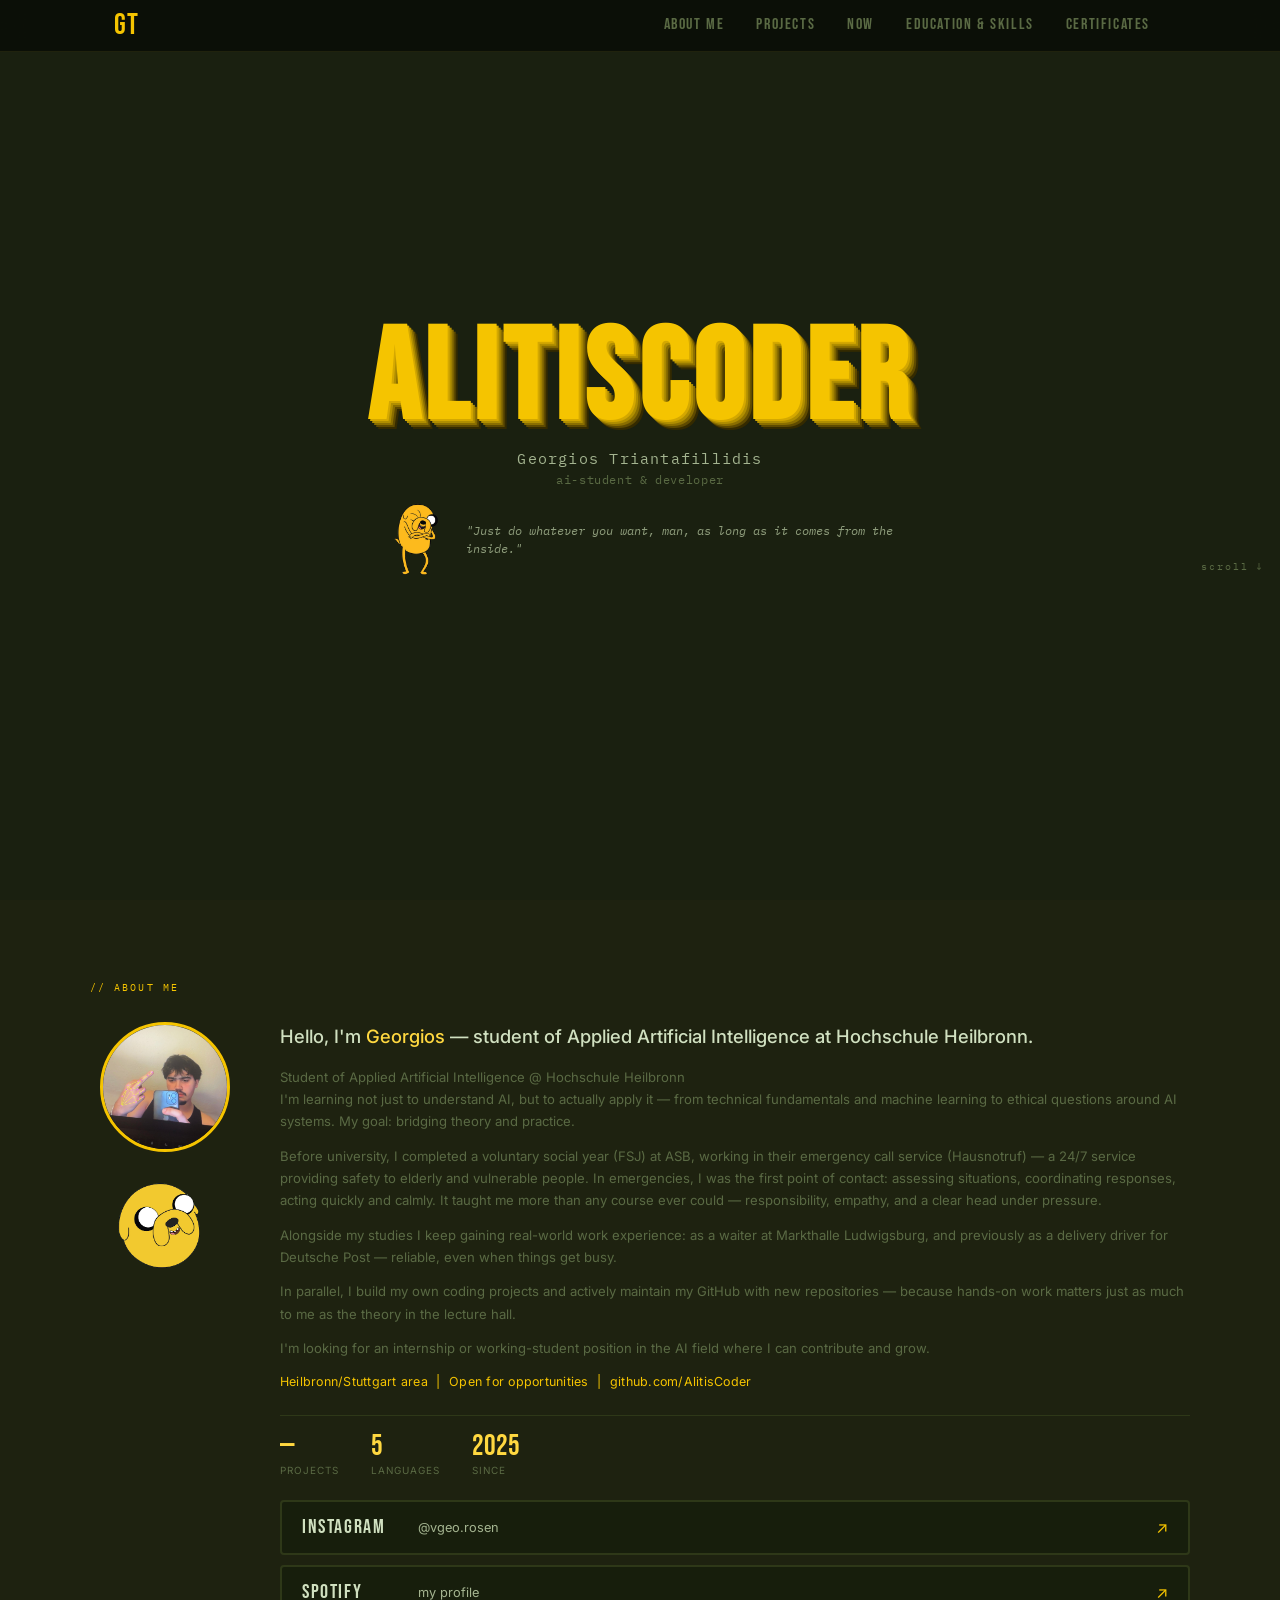
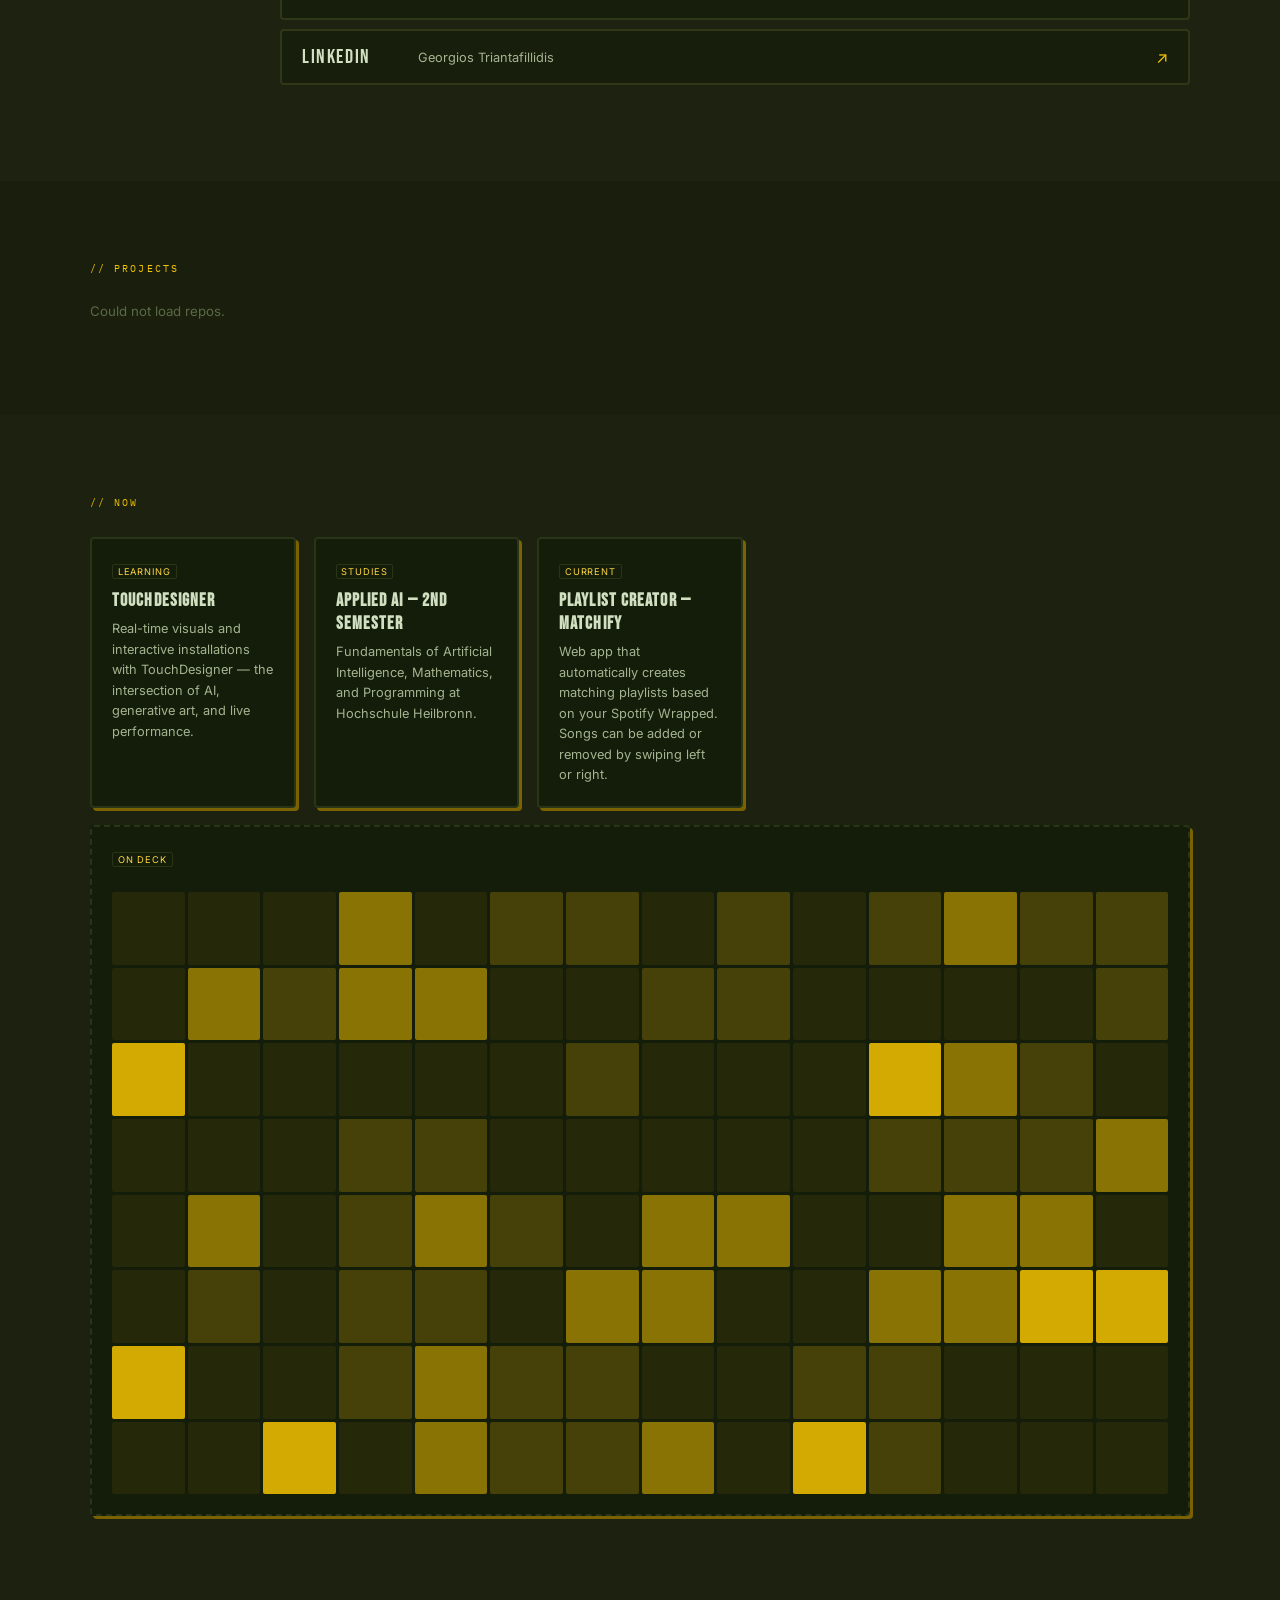
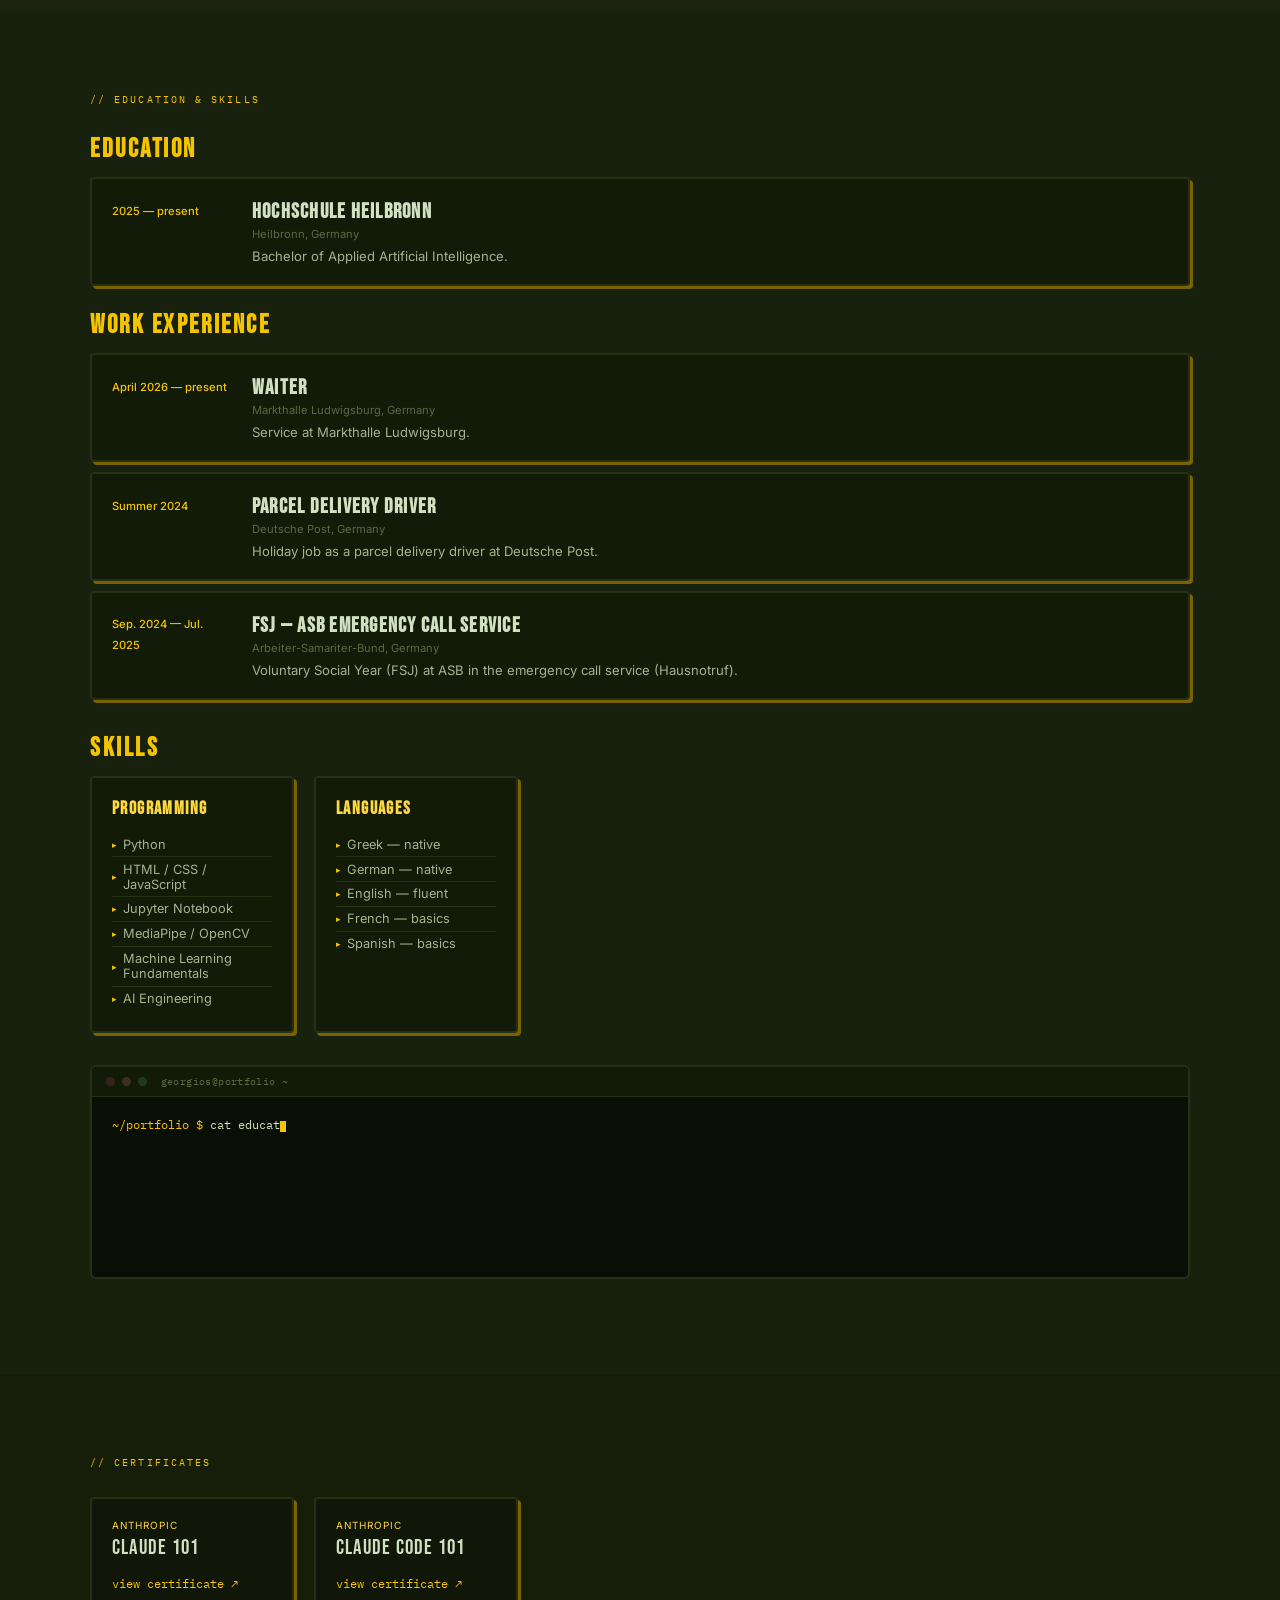
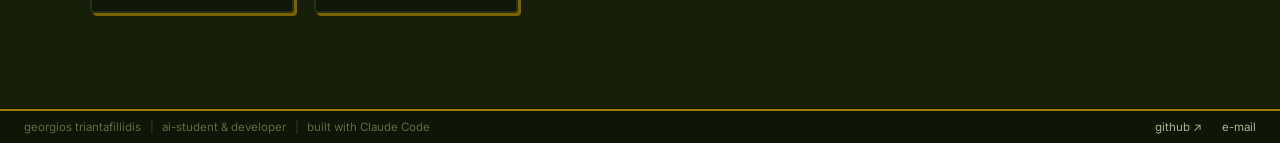
<file: index.html>
<!DOCTYPE html>
<html lang="en">
<head>
  <meta charset="UTF-8" />
  <meta name="viewport" content="width=device-width, initial-scale=1.0" />
  <title>Georgios Triantafillidis</title>
  <link rel="preconnect" href="https://fonts.googleapis.com" />
  <link rel="preconnect" href="https://fonts.gstatic.com" crossorigin />
  <link href="https://fonts.googleapis.com/css2?family=Bebas+Neue&family=Inter:wght@400;500&family=IBM+Plex+Mono:ital,wght@0,400;0,500;1,400&display=swap" rel="stylesheet" />
  <link rel="stylesheet" href="style.css" />
  <style>
  .jake-wink{
    --size: 150px;
    width:var(--size); max-width:100%;
    position:relative; cursor:pointer; user-select:none; -webkit-user-select:none;
    margin:0;
    animation:jw-bob 3.4s ease-in-out infinite;
  }
  .jake-wink img{display:block;width:100%;height:auto;-webkit-user-drag:none}
  .jake-wink svg{position:absolute;inset:0;width:100%;height:100%;pointer-events:none;overflow:visible}
  .jake-wink .jw-lid{transform:translateY(-122px);animation:jw-loop 2.8s ease-in-out infinite}
  .jake-wink.jw-once .jw-lid{animation:jw-once .85s ease-in-out}
  @keyframes jw-bob{0%,100%{transform:translateY(0)}50%{transform:translateY(-6px)}}
  @keyframes jw-loop{0%,38%{transform:translateY(-122px)}44%,52%{transform:translateY(0)}58%,100%{transform:translateY(-122px)}}
  @keyframes jw-once{0%{transform:translateY(-122px)}20%{transform:translateY(0)}58%{transform:translateY(0)}80%,100%{transform:translateY(-122px)}}
  @media (prefers-reduced-motion:reduce){
    .jake-wink{animation:none}
  }
  </style>
</head>
<body>

  <!-- ── STICKY HEADER ── -->
  <header class="site-header" id="siteHeader">
    <div class="header-inner">
      <a href="#hero" class="header-brand">GT</a>
      <nav class="tab-nav">
        <a href="#about"    class="tab tab-about"    data-section="about">about me</a>
        <a href="#projects" class="tab tab-projects" data-section="projects">projects</a>
        <a href="#aktuell"  class="tab tab-aktuell"  data-section="aktuell">now</a>
        <a href="#mehr"     class="tab tab-mehr"     data-section="mehr">Education &amp; Skills</a>
        <a href="#certs"    class="tab tab-certs"    data-section="certs">certificates</a>
      </nav>
    </div>
  </header>

  <!-- ── HERO ── -->
  <section class="hero-section" id="hero">
    <canvas class="scratch-canvas" id="scratchCanvas"></canvas>
    <h1 class="monogram">AlitisCoder</h1>
    <div class="hero-info">
      <p class="hero-name">Georgios Triantafillidis</p>
      <p class="hero-role">ai-student &amp; developer</p>
    </div>
    <div class="hero-jake">
      <img src="jake2.png" alt="Jake the Dog" class="jake-hero" />
      <p class="jake-quote" id="jakeQuote"></p>
    </div>
    <div class="scroll-hint">scroll ↓</div>
  </section>

  <!-- ── ABOUT ── -->
  <section class="page-section" id="about" data-theme="about">
    <div class="section-inner">
      <span class="panel-label reveal">// about me</span>
      <div class="panel-about-body reveal">
        <div class="about-avatar-wrap">
          <img src="IMG_7327.JPG" alt="Georgios Triantafillidis" class="avatar" />
          <div class="jake-wink jake-intro" id="jakeWink" role="img" aria-label="Jake the Dog winking">
            <img src="[data-uri]" alt="Jake the Dog">
            <svg viewBox="0 0 512 421">
              <defs>
                <clipPath id="jwEyeClip">
                  <ellipse cx="319" cy="137" rx="31" ry="34" transform="rotate(-12 319 137)"></ellipse>
                </clipPath>
              </defs>
              <g clip-path="url(#jwEyeClip)">
                <g class="jw-lid">
                  <rect x="268" y="18" width="122" height="184" fill="#F2C92F"></rect>
                  <path d="M296,151 Q320,169 344,149" stroke="#1a1a1a" stroke-width="7" fill="none" stroke-linecap="round"></path>
                </g>
              </g>
            </svg>
          </div>
        </div>
        <div class="about-text">
          <p class="lead">Hello, I'm <em>Georgios</em> — student of Applied Artificial Intelligence at Hochschule Heilbronn.</p>
          <p class="sub">Student of Applied Artificial Intelligence @ Hochschule Heilbronn<br>I'm learning not just to understand AI, but to actually apply it — from technical fundamentals and machine learning to ethical questions around AI systems. My goal: bridging theory and practice.</p>
          <p class="sub">Before university, I completed a voluntary social year (FSJ) at ASB, working in their emergency call service (Hausnotruf) — a 24/7 service providing safety to elderly and vulnerable people. In emergencies, I was the first point of contact: assessing situations, coordinating responses, acting quickly and calmly. It taught me more than any course ever could — responsibility, empathy, and a clear head under pressure.</p>
          <p class="sub">Alongside my studies I keep gaining real-world work experience: as a waiter at Markthalle Ludwigsburg, and previously as a delivery driver for Deutsche Post — reliable, even when things get busy.</p>
          <p class="sub">In parallel, I build my own coding projects and actively maintain my GitHub with new repositories — because hands-on work matters just as much to me as the theory in the lecture hall.</p>
          <p class="sub">I'm looking for an internship or working-student position in the AI field where I can contribute and grow.</p>
          <p class="sub sub-meta"> Heilbronn/Stuttgart area &nbsp;|&nbsp; Open for opportunities &nbsp;|&nbsp; github.com/AlitisCoder</p>
          <div class="intro-stats">
            <div class="stat"><span class="stat-n" id="statProjects">—</span><span class="stat-l">Projects</span></div>
            <div class="stat"><span class="stat-n">5</span><span class="stat-l">Languages</span></div>
            <div class="stat"><span class="stat-n">2025</span><span class="stat-l">Since</span></div>
          </div>
          <div class="socials-list">
            <a href="https://www.instagram.com/vgeo.rosen/" target="_blank" rel="noopener" class="social-link">
              <span class="social-platform">Instagram</span>
              <span class="social-handle">@vgeo.rosen</span>
              <span class="social-arrow">↗</span>
            </a>
            <a href="https://open.spotify.com/user/toai1z7cfvzip0fawmtq5ohlm" target="_blank" rel="noopener" class="social-link">
              <span class="social-platform">Spotify</span>
              <span class="social-handle">my profile</span>
              <span class="social-arrow">↗</span>
            </a>
            <a href="https://www.linkedin.com/in/georgios-triantafillidis-95a028415" target="_blank" rel="noopener" class="social-link">
              <span class="social-platform">LinkedIn</span>
              <span class="social-handle">Georgios Triantafillidis</span>
              <span class="social-arrow">↗</span>
            </a>
          </div>
        </div>
      </div>
    </div>
  </section>

  <!-- ── PROJECTS ── -->
  <section class="page-section" id="projects" data-theme="projects">
    <div class="section-inner">
      <span class="panel-label reveal">// projects</span>
      <div class="panel-scroll" id="projectsGrid">
        <p class="projects-loading">loading repos…</p>
      </div>
    </div>
  </section>

  <!-- ── NOW ── -->
  <section class="page-section" id="aktuell" data-theme="aktuell">
    <div class="section-inner">
      <span class="panel-label reveal">// now</span>
      <div class="aktuell-grid">

        <div class="aktuell-card reveal">
          <span class="aktuell-badge">learning</span>
          <h3>TouchDesigner</h3>
          <p>Real-time visuals and interactive installations with TouchDesigner — the intersection of AI, generative art, and live performance.</p>
        </div>

        <div class="aktuell-card reveal">
          <span class="aktuell-badge">studies</span>
          <h3>Applied AI — 2nd Semester</h3>
          <p>Fundamentals of Artificial Intelligence, Mathematics, and Programming at Hochschule Heilbronn.</p>
        </div>

        <div class="aktuell-card reveal">
          <span class="aktuell-badge">current</span>
          <h3>Playlist Creator — Matchify</h3>
          <p>Web app that automatically creates matching playlists based on your Spotify Wrapped. Songs can be added or removed by swiping left or right.</p>
        </div>

        <div class="aktuell-card aktuell-card--placeholder aktuell-card--wide reveal">
          <span class="aktuell-badge">on deck</span>
          <div class="commit-grid" style="margin-top:0.9rem"></div>
        </div>

      </div>
    </div>
  </section>

  <!-- ── EDUCATION & SKILLS ── -->
  <section class="page-section" id="mehr" data-theme="mehr">
    <div class="section-inner">
      <span class="panel-label reveal">// education &amp; skills</span>

      <h2 class="section-title reveal">education</h2>
      <div class="edu-entry reveal">
        <div class="edu-left"><span class="edu-year">2025 — present</span></div>
        <div class="edu-right">
          <strong>Hochschule Heilbronn</strong>
          <span class="edu-location">Heilbronn, Germany</span>
          <p>Bachelor of Applied Artificial Intelligence.</p>
        </div>
      </div>

      <h2 class="section-title reveal">work experience</h2>
      <div class="job-list">

        <div class="edu-entry reveal">
          <div class="edu-left"><span class="edu-year">April 2026 — present</span></div>
          <div class="edu-right">
            <strong>Waiter</strong>
            <span class="edu-location">Markthalle Ludwigsburg, Germany</span>
            <p>Service at Markthalle Ludwigsburg.</p>
          </div>
        </div>

        <div class="edu-entry reveal">
          <div class="edu-left"><span class="edu-year">Summer 2024</span></div>
          <div class="edu-right">
            <strong>Parcel Delivery Driver</strong>
            <span class="edu-location">Deutsche Post, Germany</span>
            <p>Holiday job as a parcel delivery driver at Deutsche Post.</p>
          </div>
        </div>

        <div class="edu-entry reveal">
          <div class="edu-left"><span class="edu-year">Sep. 2024 — Jul. 2025</span></div>
          <div class="edu-right">
            <strong>FSJ — ASB Emergency Call Service</strong>
            <span class="edu-location">Arbeiter-Samariter-Bund, Germany</span>
            <p>Voluntary Social Year (FSJ) at ASB in the emergency call service (Hausnotruf).</p>
          </div>
        </div>

      </div>

      <h2 class="section-title reveal">skills</h2>
      <div class="skills-grid">
        <div class="skill-group reveal">
          <h4>programming</h4>
          <ul>
            <li>Python</li>
            <li>HTML / CSS / JavaScript</li>
            <li>Jupyter Notebook</li>
            <li>MediaPipe / OpenCV</li>
            <li>Machine Learning Fundamentals</li>
            <li>AI Engineering</li>
          </ul>
        </div>
        <div class="skill-group reveal">
          <h4>languages</h4>
          <ul>
            <li>Greek — native</li>
            <li>German — native</li>
            <li>English — fluent</li>
            <li>French — basics</li>
            <li>Spanish — basics</li>
          </ul>
        </div>
      </div>

      <div class="terminal reveal" id="resumeTerminal">
        <div class="terminal-bar">
          <span class="terminal-dot"></span>
          <span class="terminal-dot"></span>
          <span class="terminal-dot"></span>
          <span class="terminal-title">georgios@portfolio ~ </span>
        </div>
        <div class="terminal-body" id="terminalBody"></div>
      </div>

    </div>
  </section>

  <!-- ── CERTIFICATES ── -->
  <section class="page-section" id="certs" data-theme="certs">
    <div class="section-inner">
      <span class="panel-label reveal">// certificates</span>
      <div class="cert-grid">

        <a href="Claude101.pdf" target="_blank" rel="noopener" class="cert-card reveal">
          <div class="cert-issuer">Anthropic</div>
          <div class="cert-name">Claude 101</div>
          <div class="cert-link">view certificate ↗</div>
        </a>

        <a href="ClaudeCode101.pdf" target="_blank" rel="noopener" class="cert-card reveal">
          <div class="cert-issuer">Anthropic</div>
          <div class="cert-name">Claude Code 101</div>
          <div class="cert-link">view certificate ↗</div>
        </a>

      </div>
    </div>
  </section>

  <!-- ── FOOTER ── -->
  <footer class="site-footer">
    <span class="footer-name">georgios triantafillidis <span class="sep">|</span> ai-student &amp; developer <span class="sep">|</span> built with Claude Code</span>
    <div class="footer-links">
      <a href="https://github.com/AlitisCoder" target="_blank" rel="noopener">github ↗</a>
      <a href="mailto:geotrianta145@gmail.com">e-mail</a>
    </div>
  </footer>

  <script>
    // ── Scratch card ──
    const canvas  = document.getElementById('scratchCanvas');
    const ctx     = canvas.getContext('2d');
    let scratching = false;

    function resizeCanvas() {
      const hero = canvas.parentElement;
      canvas.width  = hero.offsetWidth;
      canvas.height = hero.offsetHeight;
      ctx.fillStyle = '#1a2010';
      ctx.fillRect(0, 0, canvas.width, canvas.height);
    }

    resizeCanvas();
    window.addEventListener('resize', resizeCanvas);

    function scratch(x, y) {
      ctx.globalCompositeOperation = 'destination-out';
      ctx.beginPath();
      ctx.arc(x, y, 38, 0, Math.PI * 2);
      ctx.fill();
    }

    function getPos(e) {
      const r = canvas.getBoundingClientRect();
      if (e.touches) return { x: e.touches[0].clientX - r.left, y: e.touches[0].clientY - r.top };
      return { x: e.clientX - r.left, y: e.clientY - r.top };
    }

    canvas.addEventListener('mousedown',  e => { scratching = true;  scratch(...Object.values(getPos(e))); });
    canvas.addEventListener('mousemove',  e => { if (scratching) scratch(...Object.values(getPos(e))); });
    canvas.addEventListener('mouseup',    () => scratching = false);
    canvas.addEventListener('mouseleave', () => scratching = false);

    let touchStartX = 0, touchStartY = 0, touchMode = 'unknown';

    canvas.addEventListener('touchstart', e => {
      const pos = getPos(e);
      touchStartX = pos.x;
      touchStartY = pos.y;
      touchMode   = 'unknown';
      scratching  = true;
    }, { passive: true });

    canvas.addEventListener('touchmove', e => {
      if (!scratching) return;
      const pos = getPos(e);
      if (touchMode === 'unknown') {
        const dx = Math.abs(pos.x - touchStartX);
        const dy = Math.abs(pos.y - touchStartY);
        touchMode = dy > dx * 1.5 ? 'scroll' : 'scratch';
      }
      if (touchMode === 'scroll') { scratching = false; return; }
      e.preventDefault();
      scratch(pos.x, pos.y);
    }, { passive: false });

    canvas.addEventListener('touchend', () => { scratching = false; touchMode = 'unknown'; });

    // ── Jake quotes ──
    const jakeQuotes = [
      "Dude, sucking at something is the first step to being sorta good at something.",
      "To live life you need problems. If you get everything you want the minute you want it, then what's the point of living?",
      "Homies help homies. Always.",
      "Being crazy is hard. You gotta focus on what's real, man.",
      "Bad biscuits make the baker broke, bro.",
      "I love food more than I love people.",
      "Just do whatever you want, man, as long as it comes from the inside.",
      "Now go sit in the corner and think about your life.",
      "Sometimes life is scary and dark. That is why we must find the light.",
      "You don't just read the poetry to understand it, you got to feel it.",
      "Your heart may be small, but it's strong as a bull donk.",
      "I know who I am, and I'll know what I want if and when it ever comes along.",
      "The unknown is where all the fun stuff happens.",
      "Don't be afraid to dream big.",
      "Always stay curious, my friend. The world is a weird and wonderful place.",
      "Sometimes, the best adventures are the ones you didn't plan.",
      "The imagination is a powerful tool. It can take you to places you've never been.",
      "I've always got room for ice cream.",
      "Adventure isn't about the destination; it's about the journey and the friends you make along the way.",
      "Logic is the magic of truth and the skeleton of reality.",
    ];

    let quoteIdx = Math.floor(Math.random() * jakeQuotes.length);
    const quoteEl = document.getElementById('jakeQuote');
    quoteEl.textContent = '"' + jakeQuotes[quoteIdx] + '"';

    quoteEl.addEventListener('click', () => {
      quoteEl.style.opacity = '0';
      setTimeout(() => {
        quoteIdx = (quoteIdx + 1) % jakeQuotes.length;
        quoteEl.textContent = '"' + jakeQuotes[quoteIdx] + '"';
        quoteEl.style.opacity = '1';
      }, 200);
    });

    // ── Header on scroll ──
    const header = document.getElementById('siteHeader');
    window.addEventListener('scroll', () => {
      header.classList.toggle('scrolled', window.scrollY > 40);
    }, { passive: true });

    // ── Active tab on scroll ──
    const sections = document.querySelectorAll('.page-section');
    const tabs = document.querySelectorAll('.tab[data-section]');

    function updateActiveTab() {
      const scrollY = window.scrollY;
      const offset  = header.offsetHeight + 80;
      let current   = '';
      sections.forEach(sec => {
        if (scrollY >= sec.offsetTop - offset) current = sec.id;
      });
      tabs.forEach(tab => tab.classList.toggle('active', tab.dataset.section === current));
    }

    window.addEventListener('scroll', updateActiveTab, { passive: true });

    // ── Scroll reveal ──
    const revealObserver = new IntersectionObserver((entries) => {
      entries.forEach(entry => {
        if (entry.isIntersecting) {
          entry.target.classList.add('visible');
          revealObserver.unobserve(entry.target);
        }
      });
    }, { threshold: 0.1, rootMargin: '0px 0px -40px 0px' });

    // Stagger siblings within each section
    document.querySelectorAll('.section-inner').forEach(inner => {
      inner.querySelectorAll('.reveal').forEach((el, i) => {
        el.style.transitionDelay = (i * 0.07) + 's';
        revealObserver.observe(el);
      });
    });

    // ── Terminal typewriter ──
    const termBody = document.getElementById('terminalBody');
    const termLines = [
      { type: 'cmd',  text: 'cat education.txt' },
      { type: 'out',  text: '  → B.Sc. Applied AI — Hochschule Heilbronn (2025 – present)' },
      { type: 'cmd',  text: 'git log --work --oneline' },
      { type: 'out',  text: '  a3f1c2  Waiter @ Markthalle Ludwigsburg (Apr 2026 – now)' },
      { type: 'out',  text: '  9b2e4a  FSJ @ ASB Hausnotruf (Sep 2024 – Jul 2025)' },
      { type: 'out',  text: '  1c8d3f  Delivery Driver @ Deutsche Post (Summer 2024)' },
      { type: 'cmd',  text: 'skills --list' },
      { type: 'out',  text: '  code    Python · HTML/CSS/JS · Jupyter · MediaPipe · OpenCV' },
      { type: 'out',  text: '  human   Greek (native) · German (native) · English (fluent)' },
      { type: 'cmd',  text: 'echo $OPEN_TO' },
      { type: 'out',  text: '  internship  |  working-student position  |  heilbronn / stuttgart' },
    ];

    let tLineIdx = 0, tCharIdx = 0, tCurrent = null, tCursor = null;
    let termStarted = false;

    function typeNext() {
      if (tLineIdx >= termLines.length) {
        if (tCursor) tCursor.remove();
        const fin = document.createElement('span');
        fin.className = 't-line';
        fin.innerHTML = '<span class="t-prompt">~/portfolio $</span> <span class="t-cursor"></span>';
        termBody.appendChild(fin);
        return;
      }
      const line = termLines[tLineIdx];
      if (tCharIdx === 0) {
        if (tCursor) tCursor.remove();
        tCurrent = document.createElement('span');
        tCurrent.className = 't-line';
        if (line.type === 'cmd') {
          tCurrent.innerHTML = '<span class="t-prompt">~/portfolio $</span> <span class="t-cmd"></span>';
        } else {
          tCurrent.innerHTML = '<span class="t-out"></span>';
        }
        termBody.appendChild(tCurrent);
        tCursor = document.createElement('span');
        tCursor.className = 't-cursor';
        tCurrent.appendChild(tCursor);
      }
      const target = tCurrent.querySelector(line.type === 'cmd' ? '.t-cmd' : '.t-out');
      target.textContent = line.text.slice(0, tCharIdx + 1);
      tCharIdx++;
      if (tCharIdx >= line.text.length) {
        tLineIdx++; tCharIdx = 0;
        setTimeout(typeNext, line.type === 'cmd' ? 380 : 80);
      } else {
        setTimeout(typeNext, line.type === 'cmd' ? 42 + Math.random() * 40 : 6);
      }
    }

    const termObs = new IntersectionObserver(entries => {
      if (entries[0].isIntersecting && !termStarted) {
        termStarted = true;
        termObs.disconnect();
        setTimeout(typeNext, 400);
      }
    }, { threshold: 0.25 });

    const termEl = document.getElementById('resumeTerminal');
    if (termEl) termObs.observe(termEl);

    // ── Jake click pop ──
    function popEl(el) {
      el.classList.remove('jake-popping');
      void el.offsetWidth;
      el.classList.add('jake-popping');
      el.addEventListener('animationend', () => el.classList.remove('jake-popping'), { once: true });
    }

    document.querySelector('.jake-hero').addEventListener('click', () => popEl(document.querySelector('.jake-hero')));

    const jakePanel = document.querySelector('.jake-intro');
    if (jakePanel) jakePanel.addEventListener('click', () => popEl(jakePanel));

    const avatar = document.querySelector('.avatar');
    if (avatar) {
      avatar.addEventListener('click', () => {
        avatar.classList.remove('avatar-popping');
        void avatar.offsetWidth;
        avatar.classList.add('avatar-popping');
        avatar.addEventListener('animationend', () => avatar.classList.remove('avatar-popping'), { once: true });
      });
    }

    // ── GitHub projects ──
    async function loadGitHubProjects() {
      const grid   = document.getElementById('projectsGrid');
      const statEl = document.getElementById('statProjects');
      try {
        const res   = await fetch('https://api.github.com/users/AlitisCoder/repos?sort=pushed&per_page=100');
        const repos = await res.json();
        const list  = repos.filter(r => !r.fork);

        grid.innerHTML = list.map(repo => `
          <article class="project reveal">
            <div class="project-meta">
              <span class="lang">${repo.language || 'Code'}</span>
              <a href="${repo.html_url}" target="_blank" rel="noopener" class="repo-link">↗</a>
            </div>
            <h3>${repo.name.replace(/[-_]/g, ' ')}</h3>
            <p>${repo.description ? repo.description.replace(/</g, '&lt;').replace(/>/g, '&gt;') : ''}</p>
          </article>
        `).join('');

        grid.querySelectorAll('.project.reveal').forEach((el, i) => {
          el.style.transitionDelay = (i * 0.07) + 's';
          revealObserver.observe(el);
        });

        if (statEl) statEl.textContent = list.length;
      } catch {
        grid.innerHTML = '<p style="color:var(--fg-dim);font-size:0.83rem">Could not load repos.</p>';
      }
    }

    loadGitHubProjects();

    // ── Commit grids ──
    document.querySelectorAll('.commit-grid').forEach(grid => {
      for (let i = 0; i < 112; i++) {
        const cell = document.createElement('div');
        cell.className = 'commit-cell';
        const r = Math.random();
        const opacity = r < 0.45 ? 0.07 : r < 0.68 ? 0.22 : r < 0.87 ? 0.52 : 0.85;
        cell.style.background = `rgba(245,196,0,${opacity})`;
        grid.appendChild(cell);
      }
    });

    // ── Jake wink click ──
    (function(){
      var jwEl = document.getElementById('jakeWink');
      if (!jwEl) return;
      jwEl.addEventListener('click', function(){
        jwEl.classList.remove('jw-once');
        void jwEl.offsetWidth;
        jwEl.classList.add('jw-once');
      });
      jwEl.addEventListener('animationend', function(e){
        if(e.animationName === 'jw-once') jwEl.classList.remove('jw-once');
      });
    })();
  </script>

</body>
</html>
</file>
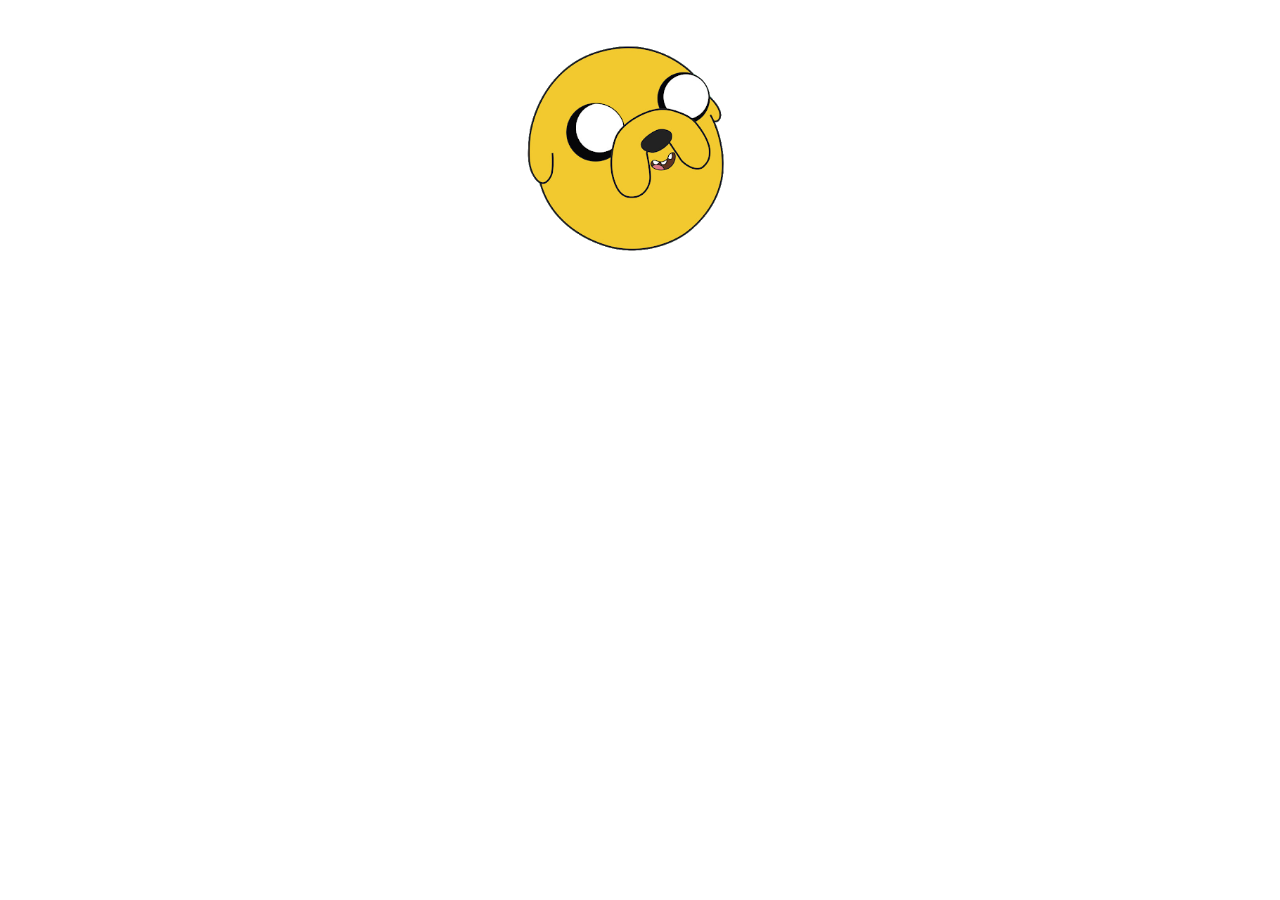
<file: jake-wink.html>
<!DOCTYPE html>
<html lang="en">
<head>
<meta charset="utf-8">
<meta name="viewport" content="width=device-width, initial-scale=1">
<title>Jake Wink</title>
<style>
  html,body{margin:0;height:100%;background:transparent}
  .jake-wink{
    --size: 360px;            /* change this to resize */
    width:var(--size); max-width:100%;
    position:relative; cursor:pointer; user-select:none; -webkit-user-select:none;
    margin:0 auto;
    animation:jw-bob 3.4s ease-in-out infinite;
  }
  .jake-wink img{display:block;width:100%;height:auto;-webkit-user-drag:none}
  .jake-wink svg{position:absolute;inset:0;width:100%;height:100%;pointer-events:none;overflow:visible}
  .jake-wink .jw-lid{transform:translateY(-122px);animation:jw-loop 2.8s ease-in-out infinite}
  .jake-wink.jw-once .jw-lid{animation:jw-once .85s ease-in-out}
  @keyframes jw-bob{0%,100%{transform:translateY(0)}50%{transform:translateY(-6px)}}
  @keyframes jw-loop{0%,38%{transform:translateY(-122px)}44%,52%{transform:translateY(0)}58%,100%{transform:translateY(-122px)}}
  @keyframes jw-once{0%{transform:translateY(-122px)}20%{transform:translateY(0)}58%{transform:translateY(0)}80%,100%{transform:translateY(-122px)}}
  @media (prefers-reduced-motion:reduce){
    .jake-wink{animation:none}
  }
</style>
</head>
<body>
  <div class="jake-wink" id="jakeWink" role="img" aria-label="Jake the Dog winking">
    <img src="[data-uri]" alt="Jake the Dog">
    <svg viewBox="0 0 512 421">
      <defs>
        <clipPath id="jwEyeClip">
          <ellipse cx="319" cy="137" rx="31" ry="34" transform="rotate(-12 319 137)"></ellipse>
        </clipPath>
      </defs>
      <g clip-path="url(#jwEyeClip)">
        <g class="jw-lid">
          <rect x="268" y="18" width="122" height="184" fill="#F2C92F"></rect>
          <path d="M296,151 Q320,169 344,149" stroke="#1a1a1a" stroke-width="7" fill="none" stroke-linecap="round"></path>
        </g>
      </g>
    </svg>
  </div>
  <script>
    (function(){
      var el = document.getElementById('jakeWink');
      el.addEventListener('click', function(){
        el.classList.remove('jw-once');
        void el.offsetWidth;          /* restart the one-shot */
        el.classList.add('jw-once');
      });
      el.addEventListener('animationend', function(e){
        if(e.animationName === 'jw-once') el.classList.remove('jw-once');
      });
    })();
  </script>
</body>
</html>
</file>
<file: style.css>
/* ── Reset & base ── */
*, *::before, *::after { box-sizing: border-box; margin: 0; padding: 0; }

:root {
  --bg-shell:   #1a2010;
  --bg-footer:  #101508;
  --gold:       #f5c400;
  --gold-light: #ffd840;
  --gold-dark:  #9a7c00;
  --fg:         #d0e0c0;
  --fg-mute:    #a4b490;
  --fg-dim:     #5a6a44;
  --border:     #2e3818;
  --mono:       'IBM Plex Mono', monospace;
  --display:    'Bebas Neue', sans-serif;
  --body:       'Inter', sans-serif;
  --header-h:   52px;
}

html {
  scroll-behavior: smooth;
  scroll-padding-top: var(--header-h);
}

body {
  font-family: var(--body);
  -webkit-font-smoothing: antialiased;
  background: var(--bg-shell);
}

/* ── Sticky header ── */
.site-header {
  position: sticky;
  top: 0;
  z-index: 100;
  height: var(--header-h);
  background: rgba(10, 14, 6, 0.85);
  backdrop-filter: blur(12px);
  -webkit-backdrop-filter: blur(12px);
  border-bottom: 1px solid rgba(181, 166, 66, 0.12);
  transition: background 0.3s, border-color 0.3s;
}

.site-header.scrolled {
  background: rgba(6, 10, 3, 0.97);
  border-bottom-color: var(--border);
}

.header-inner {
  max-width: 1100px;
  margin: 0 auto;
  padding: 0 1.5rem;
  height: 100%;
  display: flex;
  align-items: center;
  justify-content: space-between;
}

.header-brand {
  font-family: var(--display);
  font-size: 1.85rem;
  line-height: 1;
  color: var(--gold);
  text-decoration: none;
  letter-spacing: 0.05em;
  transition: color 0.2s;
}

.header-brand:hover { color: var(--gold-light); }

.tab-nav {
  display: flex;
  align-items: stretch;
  height: 100%;
}

.tab {
  font-family: var(--display);
  font-size: 1rem;
  letter-spacing: 0.1em;
  text-decoration: none;
  padding: 0 1rem;
  color: var(--fg-dim);
  border-bottom: 3px solid transparent;
  display: flex;
  align-items: center;
  transition: color 0.2s, border-color 0.2s;
}

.tab:hover { color: var(--fg); }

.tab-about.active    { color: #f5c400; border-color: #f5c400; }
.tab-projects.active { color: #f5c400; border-color: #f5c400; }
.tab-aktuell.active  { color: #f5c400; border-color: #f5c400; }
.tab-mehr.active     { color: #f5c400; border-color: #f5c400; }
.tab-certs.active    { color: #f5c400; border-color: #f5c400; }

/* ── Hero section ── */
.hero-section {
  min-height: calc(100vh - var(--header-h));
  background: url('treehouse.jpg') center center / cover no-repeat;
  display: flex;
  flex-direction: column;
  align-items: center;
  justify-content: center;
  gap: 0.6rem;
  padding: 2rem 1rem 4rem;
  text-align: center;
  position: relative;
  cursor: crosshair;
}

.scratch-canvas {
  position: absolute;
  inset: 0;
  width: 100%;
  height: 100%;
  touch-action: pan-y;
}

.hero-section > *:not(.scratch-canvas) {
  position: relative;
  z-index: 1;
}

.monogram {
  font-family: var(--display);
  font-size: clamp(3.2rem, 11vw, 8rem);
  line-height: 0.9;
  letter-spacing: 0.04em;
  color: #f5c400;
  text-shadow:
    2px  2px 0 #d4a800,
    4px  4px 0 #b08e00,
    6px  6px 0 #8a6e00,
    8px  8px 0 #5e4a00,
    10px 10px 0 #342a00;
  user-select: none;
  pointer-events: none;
}

.hero-info {
  display: flex;
  flex-direction: column;
  gap: 0.2rem;
  margin-bottom: 0.4rem;
}

.hero-name {
  font-family: var(--mono);
  font-size: clamp(0.72rem, 2vw, 0.95rem);
  color: var(--fg-mute);
  letter-spacing: 0.08em;
}

.hero-role {
  font-family: var(--mono);
  font-size: clamp(0.6rem, 1.5vw, 0.78rem);
  color: var(--fg-dim);
  letter-spacing: 0.05em;
}

.hero-jake {
  display: flex;
  align-items: center;
  gap: 0.9rem;
  max-width: 520px;
}

.jake-hero {
  width: clamp(48px, 7vw, 72px);
  flex-shrink: 0;
  cursor: pointer;
  animation: float 5s ease-in-out infinite;
  transition: filter 0.2s;
}

.jake-hero:hover { filter: brightness(1.15); }

.jake-quote {
  font-family: var(--mono);
  font-size: clamp(0.6rem, 1.2vw, 0.78rem);
  color: var(--fg-mute);
  font-style: italic;
  line-height: 1.45;
  cursor: pointer;
  transition: opacity 0.2s;
  opacity: 0.85;
  text-align: left;
}

.jake-quote:hover { opacity: 1; }

.scroll-hint {
  position: absolute;
  bottom: 1.5rem;
  left: 50%;
  transform: translateX(-50%);
  font-family: var(--mono);
  font-size: 0.63rem;
  color: var(--fg-dim);
  letter-spacing: 0.18em;
  pointer-events: none;
  animation: bounce-hint 2.5s ease-in-out infinite;
}

@keyframes bounce-hint {
  0%, 100% { transform: translateX(-50%) translateY(0);   opacity: 0.45; }
  50%       { transform: translateX(-50%) translateY(7px); opacity: 0.9;  }
}

/* ── Page sections ── */
.page-section {
  padding: 5rem 1.5rem 6rem;
  background-image: radial-gradient(rgba(245, 196, 0, 0.055) 1px, transparent 1px);
  background-size: 28px 28px;
}

.section-inner {
  max-width: 1100px;
  margin: 0 auto;
}

.page-section[data-theme="about"] {
  background: #1e2210;
  --panel-accent:       #f5c400;
  --panel-accent-light: #ffd840;
  --panel-accent-dark:  #7a6200;
  --panel-border:       #2e3818;
  --panel-bg-card:      #171e0c;
}

.page-section[data-theme="projects"] {
  background: #1a1e0c;
  --panel-accent:       #f5c400;
  --panel-accent-light: #ffd840;
  --panel-accent-dark:  #7a6200;
  --panel-border:       #283214;
  --panel-bg-card:      #141a08;
}

.page-section[data-theme="aktuell"] {
  background: #1c2110;
  --panel-accent:       #f5c400;
  --panel-accent-light: #ffd840;
  --panel-accent-dark:  #7a6200;
  --panel-border:       #2a3416;
  --panel-bg-card:      #141c0a;
}

.page-section[data-theme="mehr"] {
  background: #18200e;
  --panel-accent:       #f5c400;
  --panel-accent-light: #ffd840;
  --panel-accent-dark:  #7a6200;
  --panel-border:       #263014;
  --panel-bg-card:      #121a08;
}

.page-section[data-theme="certs"] {
  background: #161e0a;
  --panel-accent:       #f5c400;
  --panel-accent-light: #ffd840;
  --panel-accent-dark:  #7a6200;
  --panel-border:       #243014;
  --panel-bg-card:      #101608;
}

/* ── Footer ── */
.site-footer {
  background: var(--bg-footer);
  border-top: 2px solid var(--gold-dark);
  padding: 0.55rem 1.5rem;
  display: flex;
  align-items: center;
  justify-content: space-between;
  font-size: 0.72rem;
  color: var(--fg-dim);
}

.footer-name .sep { opacity: 0.5; margin: 0 0.35rem; }

.footer-links { display: flex; gap: 1.25rem; }

.footer-links a {
  color: var(--fg-mute);
  text-decoration: none;
  transition: color 0.15s;
}

.footer-links a:hover { color: var(--gold-light); }

/* ── Section label ── */
.panel-label {
  display: block;
  font-size: 0.65rem;
  letter-spacing: 0.2em;
  text-transform: uppercase;
  color: var(--panel-accent);
  margin-bottom: 1.75rem;
  font-family: var(--mono);
}

/* ── About ── */
.panel-about-body {
  display: flex;
  gap: 2.5rem;
  align-items: flex-start;
}

.about-avatar-wrap {
  flex-shrink: 0;
  display: flex;
  flex-direction: column;
  align-items: center;
  gap: 0.75rem;
}

.avatar {
  width: 130px;
  height: 130px;
  object-fit: cover;
  border-radius: 50%;
  border: 3px solid var(--panel-accent);
  cursor: pointer;
  transition: transform 0.2s, border-color 0.2s;
}

.avatar:hover {
  transform: scale(1.07);
  border-color: var(--panel-accent-light);
}

.jake-intro {
  width: 100px;
  cursor: pointer;
  animation: float 5s ease-in-out infinite;
  transition: transform 0.2s;
}

.jake-intro:hover { transform: scale(1.12) rotate(3deg); }

.about-text { flex: 1; }

.lead {
  font-size: 1.15rem;
  line-height: 1.6;
  color: var(--fg);
  font-weight: 500;
  margin-bottom: 0.9rem;
}

.lead em { color: var(--panel-accent-light); font-style: normal; }

.sub {
  font-size: 0.82rem;
  color: var(--fg-dim);
  line-height: 1.7;
  margin-bottom: 0.75rem;
}

.sub-meta {
  margin-top: 0.25rem;
  color: var(--panel-accent);
  font-size: 0.78rem;
  letter-spacing: 0.02em;
}

.intro-stats {
  display: flex;
  gap: 2rem;
  margin-top: 1.4rem;
  padding-top: 1.1rem;
  border-top: 1px solid var(--panel-border);
}

.stat { display: flex; flex-direction: column; gap: 0.1rem; cursor: default; }

.stat-n {
  font-family: var(--display);
  font-size: 1.8rem;
  color: var(--panel-accent-light);
  line-height: 1;
}

.stat-l {
  font-size: 0.62rem;
  color: var(--fg-dim);
  text-transform: uppercase;
  letter-spacing: 0.1em;
}

.socials-list {
  display: flex;
  flex-direction: column;
  gap: 0.6rem;
  margin-top: 1.5rem;
}

.social-link {
  display: flex;
  align-items: center;
  gap: 1rem;
  padding: 0.85rem 1.25rem;
  background: var(--panel-bg-card);
  border: 2px solid var(--panel-border);
  border-radius: 4px;
  text-decoration: none;
  transition: border-color 0.15s, box-shadow 0.15s, transform 0.12s;
}

.social-link:hover {
  border-color: var(--panel-accent);
  box-shadow: 4px 4px 0 var(--panel-accent-dark);
  transform: translate(-1px, -1px);
}

.social-platform {
  font-family: var(--display);
  font-size: 1.25rem;
  letter-spacing: 0.08em;
  color: var(--fg);
  min-width: 100px;
}

.social-handle { font-size: 0.8rem; color: var(--fg-mute); flex: 1; }
.social-arrow  { font-size: 1rem; color: var(--panel-accent); }

/* ── Projects ── */
.panel-scroll { display: flex; flex-direction: column; gap: 0.75rem; }

.projects-loading {
  font-family: var(--mono);
  font-size: 0.78rem;
  color: var(--fg-dim);
  letter-spacing: 0.1em;
  animation: blink 1s step-end infinite;
}

.project {
  padding: 1.1rem 1.25rem;
  background: var(--panel-bg-card);
  border: 2px solid var(--panel-border);
  border-radius: 4px;
  transition: border-color 0.15s, box-shadow 0.15s, transform 0.12s;
}

.project:hover {
  border-color: var(--panel-accent);
  box-shadow: 4px 4px 0 var(--panel-accent-dark);
  transform: translate(-1px, -1px);
}

.project-meta {
  display: flex;
  align-items: center;
  gap: 0.75rem;
  margin-bottom: 0.5rem;
}

.lang {
  font-size: 0.62rem;
  color: var(--panel-accent-light);
  border: 1px solid var(--panel-border);
  padding: 0.12em 0.5em;
  border-radius: 2px;
  letter-spacing: 0.05em;
  text-transform: uppercase;
}

.repo-link {
  font-size: 0.8rem;
  color: var(--fg-dim);
  text-decoration: none;
  transition: color 0.15s;
}

.repo-link:hover { color: var(--panel-accent-light); }

.project h3 {
  font-family: var(--display);
  font-size: 1.35rem;
  letter-spacing: 0.05em;
  color: var(--fg);
  margin-bottom: 0.4rem;
}

.project p { font-size: 0.83rem; color: var(--fg-mute); line-height: 1.65; }
.project p em { color: var(--panel-accent-light); font-style: normal; }

/* ── Aktuell ── */
.aktuell-grid {
  display: grid;
  grid-template-columns: repeat(auto-fill, minmax(200px, 1fr));
  gap: 1.1rem;
}

.aktuell-card {
  padding: 1.25rem;
  background: var(--panel-bg-card);
  border: 2px solid var(--panel-border);
  border-radius: 4px;
  box-shadow: 3px 3px 0 var(--panel-accent-dark);
  transition: border-color 0.15s, box-shadow 0.15s, transform 0.12s;
}

.aktuell-card:hover {
  border-color: var(--panel-accent);
  box-shadow: 5px 5px 0 var(--panel-accent-dark);
  transform: translate(-1px, -1px);
}

.aktuell-badge {
  display: inline-block;
  font-size: 0.58rem;
  text-transform: uppercase;
  letter-spacing: 0.1em;
  color: var(--panel-accent-light);
  border: 1px solid var(--panel-border);
  padding: 0.12em 0.5em;
  border-radius: 2px;
  margin-bottom: 0.65rem;
}

.aktuell-card h3 {
  font-family: var(--display);
  font-size: 1.15rem;
  color: var(--fg);
  margin-bottom: 0.45rem;
  letter-spacing: 0.06em;
}

.aktuell-card p { font-size: 0.8rem; color: var(--fg-mute); line-height: 1.6; }

.aktuell-card--placeholder {
  border-style: dashed;
  opacity: 0.5;
  pointer-events: none;
}

.aktuell-card--wide {
  grid-column: 1 / -1;
}

.commit-grid {
  display: grid;
  grid-template-columns: repeat(14, 1fr);
  gap: 3px;
}

.commit-cell {
  aspect-ratio: 1;
  border-radius: 2px;
}

/* ── Mehr ── */
.section-title {
  font-family: var(--display);
  font-size: 1.6rem;
  letter-spacing: 0.1em;
  color: var(--panel-accent);
  margin: 1.5rem 0 0.75rem;
}

.section-title:first-child { margin-top: 0; }

.edu-entry {
  display: grid;
  grid-template-columns: 120px 1fr;
  gap: 1.25rem;
  padding: 1.25rem;
  background: var(--panel-bg-card);
  border: 2px solid var(--panel-border);
  border-radius: 4px;
  box-shadow: 3px 3px 0 var(--panel-accent-dark);
  transition: border-color 0.15s, box-shadow 0.15s, transform 0.12s;
  margin-bottom: 0.6rem;
}

.edu-entry:hover {
  border-color: var(--panel-accent);
  box-shadow: 5px 5px 0 var(--panel-accent-dark);
  transform: translate(-1px, -1px);
}

.edu-year {
  font-size: 0.7rem;
  color: var(--panel-accent);
  padding-top: 0.15rem;
  font-weight: 500;
  line-height: 1.4;
}

.edu-right strong {
  display: block;
  font-family: var(--display);
  font-size: 1.3rem;
  letter-spacing: 0.06em;
  color: var(--fg);
  margin-bottom: 0.18rem;
}

.edu-location {
  display: block;
  font-size: 0.7rem;
  color: var(--fg-dim);
  margin-bottom: 0.45rem;
}

.edu-right p { font-size: 0.82rem; color: var(--fg-mute); }

.job-list { display: flex; flex-direction: column; }

.skills-grid {
  display: grid;
  grid-template-columns: repeat(auto-fill, minmax(200px, 1fr));
  gap: 1.25rem;
  margin-top: 0.25rem;
}

.skill-group {
  padding: 1.25rem;
  background: var(--panel-bg-card);
  border: 2px solid var(--panel-border);
  border-radius: 4px;
  box-shadow: 3px 3px 0 var(--panel-accent-dark);
  transition: border-color 0.15s, box-shadow 0.15s, transform 0.12s;
}

.skill-group:hover {
  border-color: var(--panel-accent);
  box-shadow: 5px 5px 0 var(--panel-accent-dark);
  transform: translate(-1px, -1px);
}

.skill-group h4 {
  font-family: var(--display);
  font-size: 1.1rem;
  letter-spacing: 0.08em;
  color: var(--panel-accent-light);
  margin-bottom: 0.8rem;
}

.skill-group ul { list-style: none; }

.skill-group li {
  font-size: 0.8rem;
  color: var(--fg-mute);
  padding: 0.28rem 0;
  border-bottom: 1px solid var(--panel-border);
  display: flex;
  align-items: center;
  gap: 0.4rem;
  transition: color 0.15s, transform 0.12s;
}

.skill-group li:hover { color: var(--panel-accent-light); transform: translateX(4px); }
.skill-group li:last-child { border-bottom: none; }

.skill-group li::before {
  content: '▸';
  color: var(--panel-accent);
  font-size: 0.58rem;
  flex-shrink: 0;
}

/* ── Terminal ── */
.terminal {
  margin-top: 2rem;
  background: #0a0f06;
  border: 2px solid var(--panel-border);
  border-radius: 6px;
  overflow: hidden;
  font-family: var(--mono);
}

.terminal-bar {
  background: var(--panel-bg-card);
  padding: 0.5rem 0.85rem;
  display: flex;
  align-items: center;
  gap: 0.45rem;
  border-bottom: 1px solid var(--panel-border);
}

.terminal-dot {
  width: 9px;
  height: 9px;
  border-radius: 50%;
  background: var(--panel-border);
}

.terminal-dot:nth-child(1) { background: #3a2020; }
.terminal-dot:nth-child(2) { background: #3a3020; }
.terminal-dot:nth-child(3) { background: #203a20; }

.terminal-title {
  font-size: 0.62rem;
  color: var(--fg-dim);
  margin-left: 0.4rem;
  letter-spacing: 0.04em;
}

.terminal-body {
  padding: 1rem 1.25rem 1.25rem;
  font-size: 0.78rem;
  line-height: 1.85;
  min-height: 180px;
}

.t-line { display: block; white-space: pre-wrap; }
.t-prompt { color: var(--panel-accent); }
.t-cmd { color: var(--fg); }
.t-out { color: var(--fg-dim); }
.t-out-key { color: var(--fg-mute); }

.t-cursor {
  display: inline-block;
  width: 0.5em;
  height: 0.9em;
  background: var(--panel-accent);
  vertical-align: text-bottom;
  animation: blink 1s step-end infinite;
}

@keyframes blink {
  0%, 100% { opacity: 1; }
  50%       { opacity: 0; }
}

/* ── Certifications ── */
.cert-grid {
  display: grid;
  grid-template-columns: repeat(auto-fill, minmax(200px, 1fr));
  gap: 1.25rem;
  margin-top: 0.25rem;
}

.cert-card {
  display: flex;
  flex-direction: column;
  gap: 0.4rem;
  padding: 1.25rem;
  background: var(--panel-bg-card);
  border: 2px solid var(--panel-border);
  border-radius: 4px;
  box-shadow: 3px 3px 0 var(--panel-accent-dark);
  text-decoration: none;
  transition: border-color 0.15s, box-shadow 0.15s, transform 0.12s;
}

.cert-card:hover {
  border-color: var(--panel-accent);
  box-shadow: 5px 5px 0 var(--panel-accent-dark);
  transform: translate(-1px, -1px);
}

.cert-issuer {
  font-size: 0.62rem;
  text-transform: uppercase;
  letter-spacing: 0.1em;
  color: var(--panel-accent-light);
}

.cert-name {
  font-family: var(--display);
  font-size: 1.3rem;
  letter-spacing: 0.06em;
  color: var(--fg);
  line-height: 1.1;
}

.cert-link {
  margin-top: auto;
  padding-top: 0.6rem;
  font-size: 0.72rem;
  color: var(--panel-accent);
  font-family: var(--mono);
}

/* ── Scroll reveal ── */
.reveal {
  opacity: 0;
  transform: translateY(28px);
  transition: opacity 0.55s ease, transform 0.55s ease;
}

.reveal.visible {
  opacity: 1;
  transform: none;
}

/* ── Animations ── */
@keyframes float {
  0%, 100% { transform: translateY(0)     rotate(-2deg); }
  50%       { transform: translateY(-9px)  rotate(2deg);  }
}

@keyframes jake-pop {
  0%   { transform: translateY(0)     rotate(-2deg) scale(1);    filter: drop-shadow(0 0  0px transparent); }
  18%  { transform: translateY(-36px) rotate( 9deg) scale(1.18); filter: drop-shadow(0 0 10px var(--gold-light)); }
  40%  { transform: translateY(-22px) rotate(-7deg) scale(1.12); filter: drop-shadow(0 0 14px var(--gold-light)); }
  62%  { transform: translateY(-10px) rotate( 4deg) scale(1.06); filter: drop-shadow(0 0  8px var(--gold-light)); }
  80%  { transform: translateY( -4px) rotate(-2deg) scale(1.02); filter: drop-shadow(0 0  4px var(--gold-light)); }
  100% { transform: translateY(0)     rotate(-2deg) scale(1);    filter: drop-shadow(0 0  0px transparent); }
}

@keyframes avatar-pop {
  0%   { transform: scale(1);    border-color: var(--panel-accent); }
  40%  { transform: scale(1.15); border-color: var(--panel-accent-light); }
  70%  { transform: scale(0.97); }
  100% { transform: scale(1);    border-color: var(--panel-accent); }
}

.jake-popping   { animation: jake-pop   0.75s ease-out forwards !important; }
.avatar-popping { animation: avatar-pop 0.6s  ease-out forwards !important; }

/* ── Responsive ── */
@media (max-width: 600px) {
  :root { --header-h: 46px; }

  .tab { padding: 0 0.55rem; font-size: 0.82rem; }
  .header-brand { font-size: 1.5rem; }

  .page-section { padding: 3rem 1rem 4rem; }

  .panel-about-body { flex-direction: column; align-items: center; }
  .about-avatar-wrap { flex-direction: row; }

  .edu-entry { grid-template-columns: 1fr; gap: 0.4rem; }

  .site-footer { font-size: 0.65rem; }
  .footer-links { gap: 0.85rem; }
}
</file>
